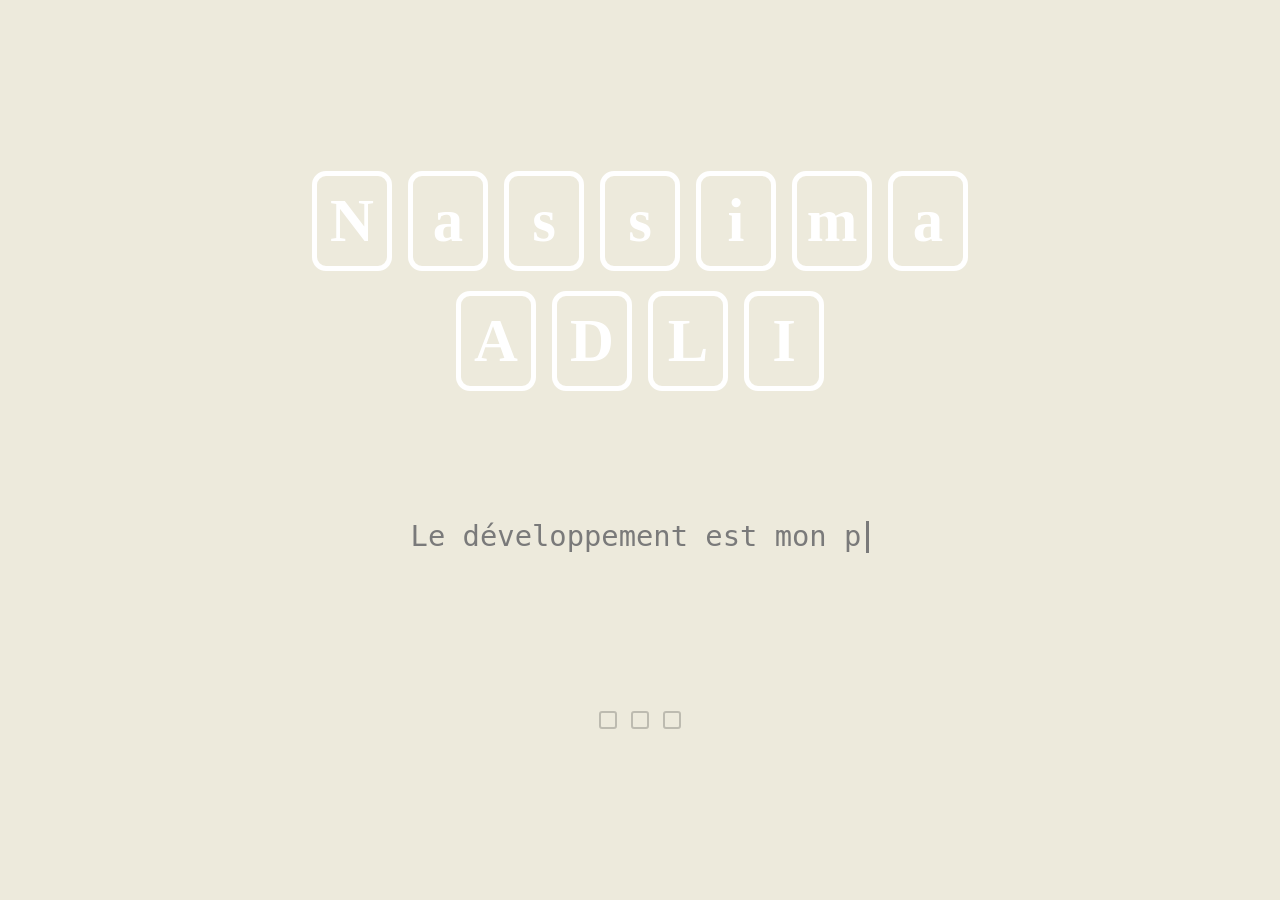
<file: index.html>
<!DOCTYPE html>
<html lang="fr">
<head>
    <meta charset="UTF-8">
    <meta name="viewport" content="width=device-width, initial-scale=1.0">
    <title>Nassima Adli | Portfolio</title>
    <link rel="stylesheet" href="loadingpage.css">
    <link rel="stylesheet" href="https://cdnjs.cloudflare.com/ajax/libs/font-awesome/6.5.1/css/all.min.css" integrity="sha512-DTOQO9RWCH3ppGqcWaEA1BIZOC6xxalwEsw9c2QQeAIftl+Vegovlnee1c9QX4TctnWMn13TZye+giMm8e2LwA==" crossorigin="anonymous" referrerpolicy="no-referrer" />
    <link rel="stylesheet" href="apropos.css">
    <link rel="stylesheet" href="competences.css">
    <link rel="stylesheet" href="projets.css">
    <link rel="stylesheet" href="contacts.css">
    <link rel="icon" type="image/png" href="favicon.png">
</head>
<body>
    <div id="loading-screen">
        <div class="name-container">
            <div class="name-row">
                <span class="letter">N</span>
                <span class="letter">a</span>
                <span class="letter">s</span>
                <span class="letter">s</span>
                <span class="letter">i</span>
                <span class="letter">m</span>
                <span class="letter">a</span>
            </div>
            <div class="name-row">
                <span class="letter">A</span>
                <span class="letter">D</span>
                <span class="letter">L</span>
                <span class="letter">I</span>
            </div>
        </div>

        <div class="text-container">
            <p id="text-1" class="typing-text"></p>
            <p id="text-2" class="typing-text"></p>
        </div>

        <div class="squares-container">
            <span class="square"></span>
            <span class="square"></span>
            <span class="square"></span>
        </div>
    </div>

    <div id="main-content">
        
        <div class="blob blob-yellow"></div>
        <div class="blob blob-light-purple"></div>
        <div class="blob blob-dark-purple"></div>

        <div class="social-links">
            <a href="https://www.linkedin.com/in/nassima-adli-60a78135b/" class="social-icon" aria-label="LinkedIn">
                <svg viewBox="0 0 24 24" width="24" height="24" stroke="currentColor" stroke-width="2" fill="none" stroke-linecap="round" stroke-linejoin="round"><path d="M16 8a6 6 0 0 1 6 6v7h-4v-7a2 2 0 0 0-2-2 2 2 0 0 0-2 2v7h-4v-7a6 6 0 0 1 6-6z"></path><rect x="2" y="9" width="4" height="12"></rect><circle cx="4" cy="4" r="2"></circle></svg>
            </a>
            <a href="mailto:nassimaadli777@gmail.com" class="social-icon" aria-label="Email">
                <svg viewBox="0 0 24 24" width="24" height="24" stroke="currentColor" stroke-width="2" fill="none" stroke-linecap="round" stroke-linejoin="round"><path d="M4 4h16c1.1 0 2 .9 2 2v12c0 1.1-.9 2-2 2H4c-1.1 0-2-.9-2-2V6c0-1.1.9-2 2-2z"></path><polyline points="22,6 12,13 2,6"></polyline></svg>
            </a>
            <a href="https://github.com/Nassima203" target="_blank" rel="noopener" class="social-icon" title="Mon profil GitHub">
            <i class="fab fa-github"></i>
    </a>
        </div>

        <div class="profile-container">
            <img src="photoprofil.png" alt="Portrait" class="profile-image">
        </div>

        <nav class="main-nav">
            <a href="apropos.html" class="nav-link">A PROPOS</a>
            <a href="competences.html" class="nav-link">COMPETENCES</a>
            <a href="projets.html" class="nav-link">PROJETS</a>
            <a href="contacts.html" class="nav-link">CONTACTS</a>
        </nav>

    </div>

    <script src="script.js"></script>
</body>
</html>
</file>
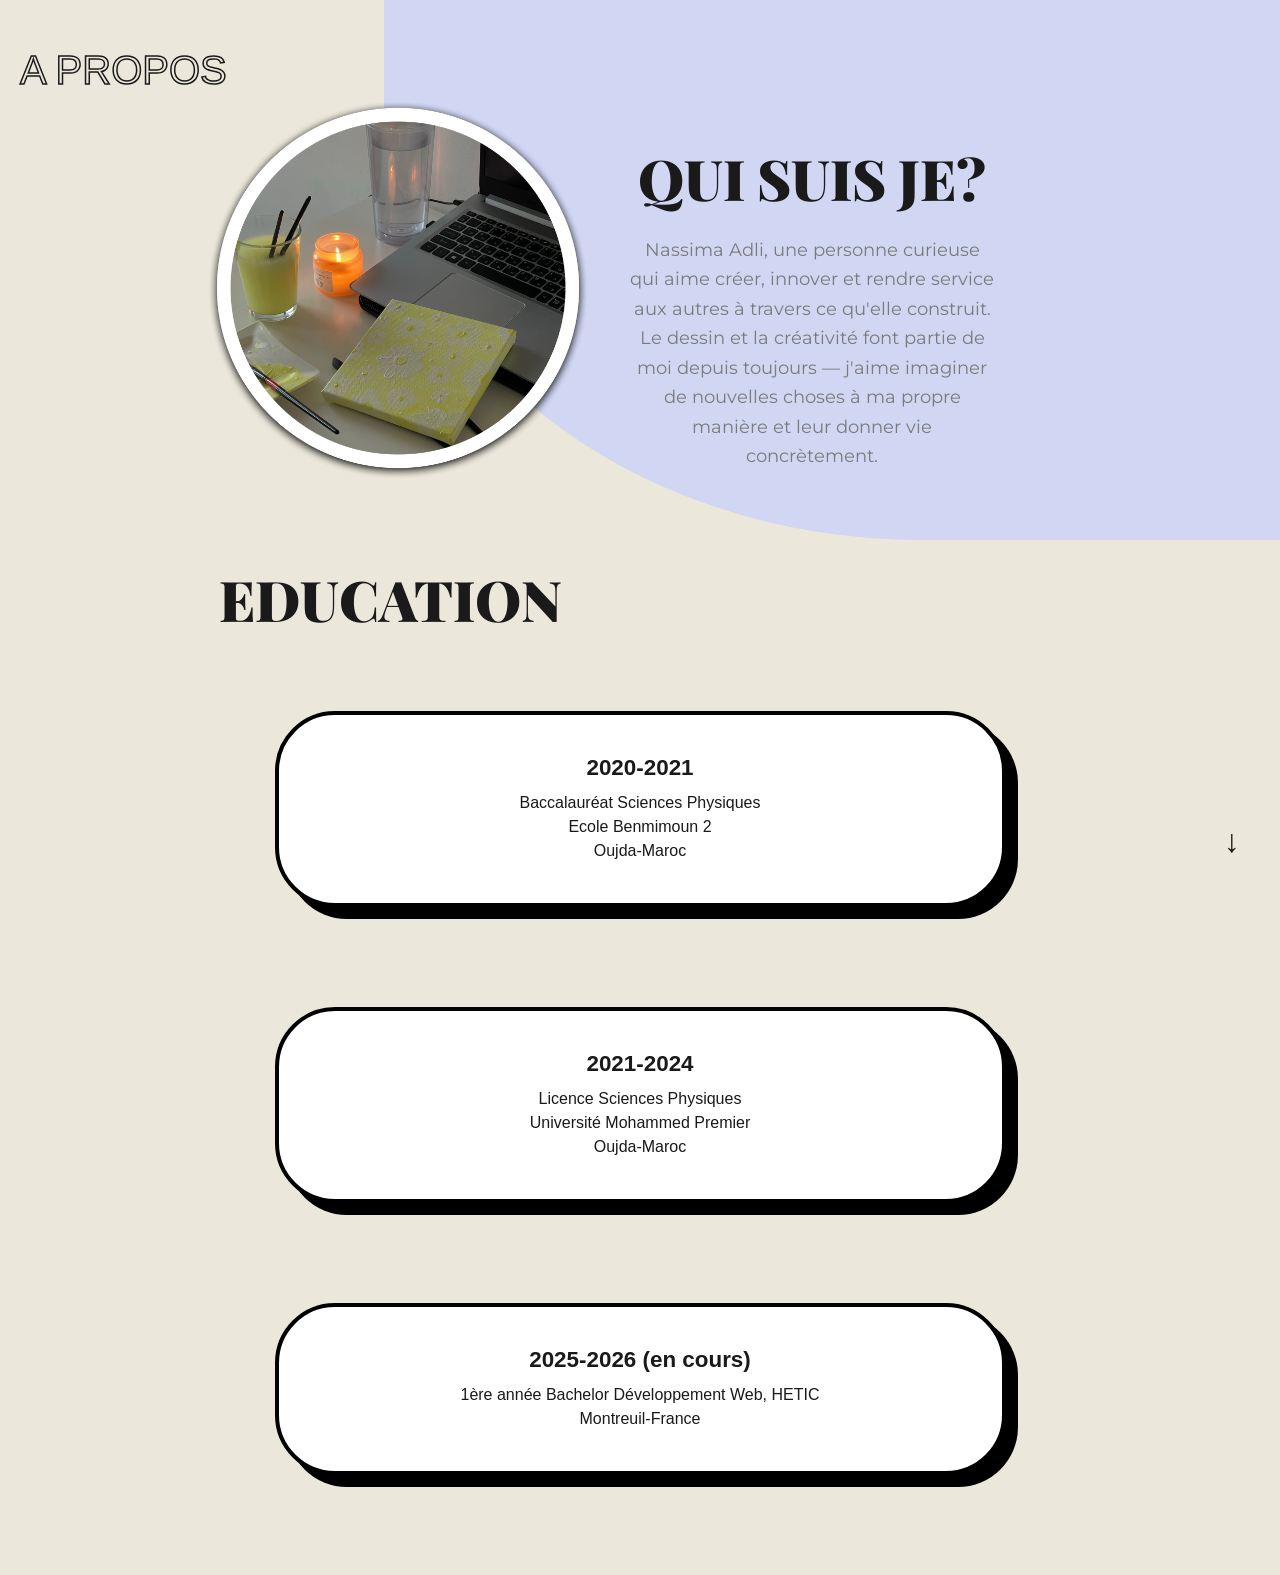
<file: apropos.html>
<!DOCTYPE html>
<html lang="fr">
<head>
    <meta charset="UTF-8">
    <meta name="viewport" content="width=device-width, initial-scale=1.0">
    <title>A Propos | Nassima Adli</title>
    <link href="https://fonts.googleapis.com/css2?family=Montserrat:wght@500;800&family=Playfair+Display:wght@900&display=swap" rel="stylesheet">
    <link rel="stylesheet" href="apropos.css">
    <link rel="icon" type="image/png" href="favicon.png">

</head>
<body>

    <div class="blue-blob"></div>
    <a href="index.html" class="apropos-title">A PROPOS</a>

    <div class="content-wrapper">
        <img src="image.png" alt="Nassima Adli" class="profile-image">
        <section class="bio-section">
            <h2>QUI SUIS JE?</h2>

            <p>

                Nassima Adli, une personne curieuse<br>

                qui aime créer, innover et rendre service<br>

                aux autres à travers ce qu'elle construit.<br>

                Le dessin et la créativité font partie de<br>

                moi depuis toujours — j'aime imaginer<br>

                de nouvelles choses à ma propre<br>

                manière et leur donner vie<br>

                concrètement.

            </p>
        </section>

        <section class="education-section">
            <h2 class="education-title">EDUCATION</h2>
            <div class="cards-container">
                <div class="card">
                    <div class="card-date">2020-2021</div>
                    <div class="card-text">Baccalauréat Sciences Physiques<br>Ecole Benmimoun 2<br>Oujda-Maroc</div>
                </div>
                <div class="card">
                    <div class="card-date">2021-2024</div>
                    <div class="card-text">Licence Sciences Physiques<br>Université Mohammed Premier<br>Oujda-Maroc</div>
                </div>
                <div class="card">
                    <div class="card-date">2025-2026 (en cours)</div>
                    <div class="card-text">1ère année Bachelor Développement Web, HETIC<br>Montreuil-France</div>
                </div>
            </div>
        </section>
    </div>

    <div class="scroll-down-btn" id="scrollBtn">↓</div>
</body>
</html>
</file>
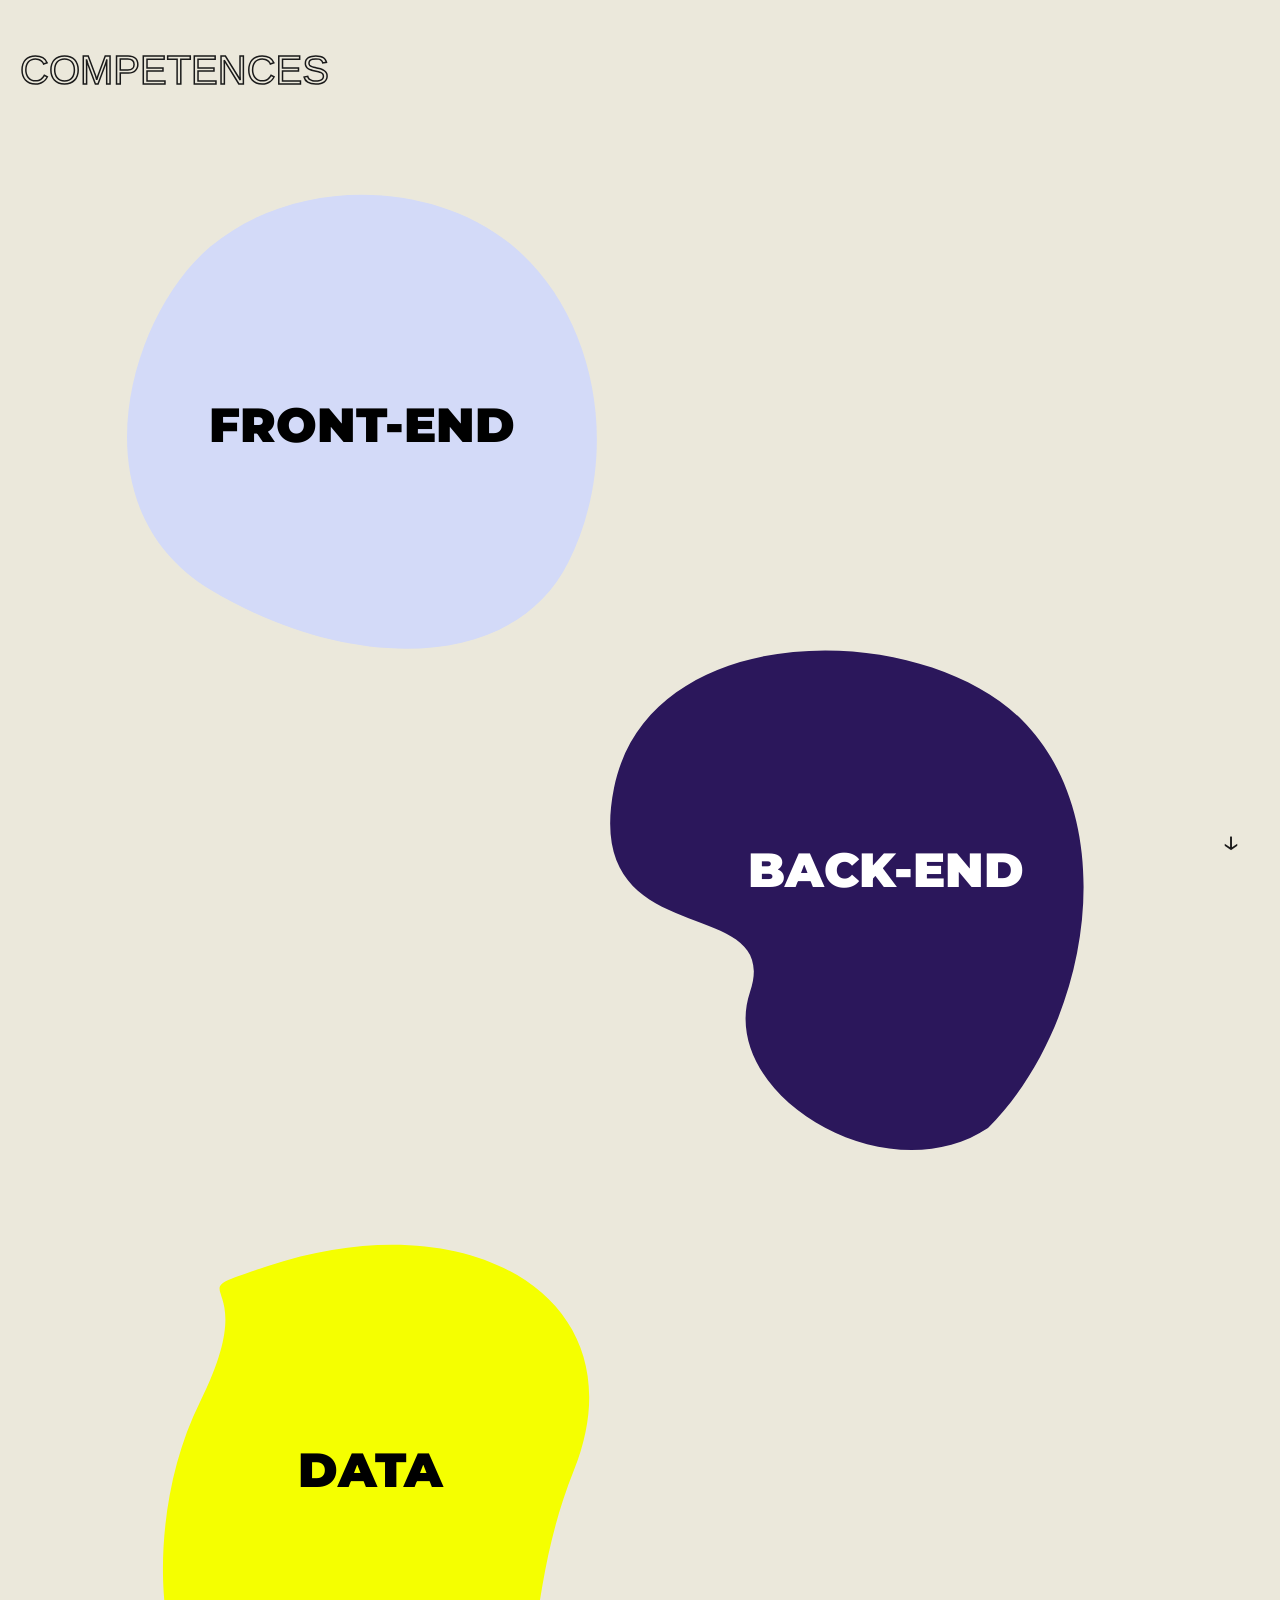
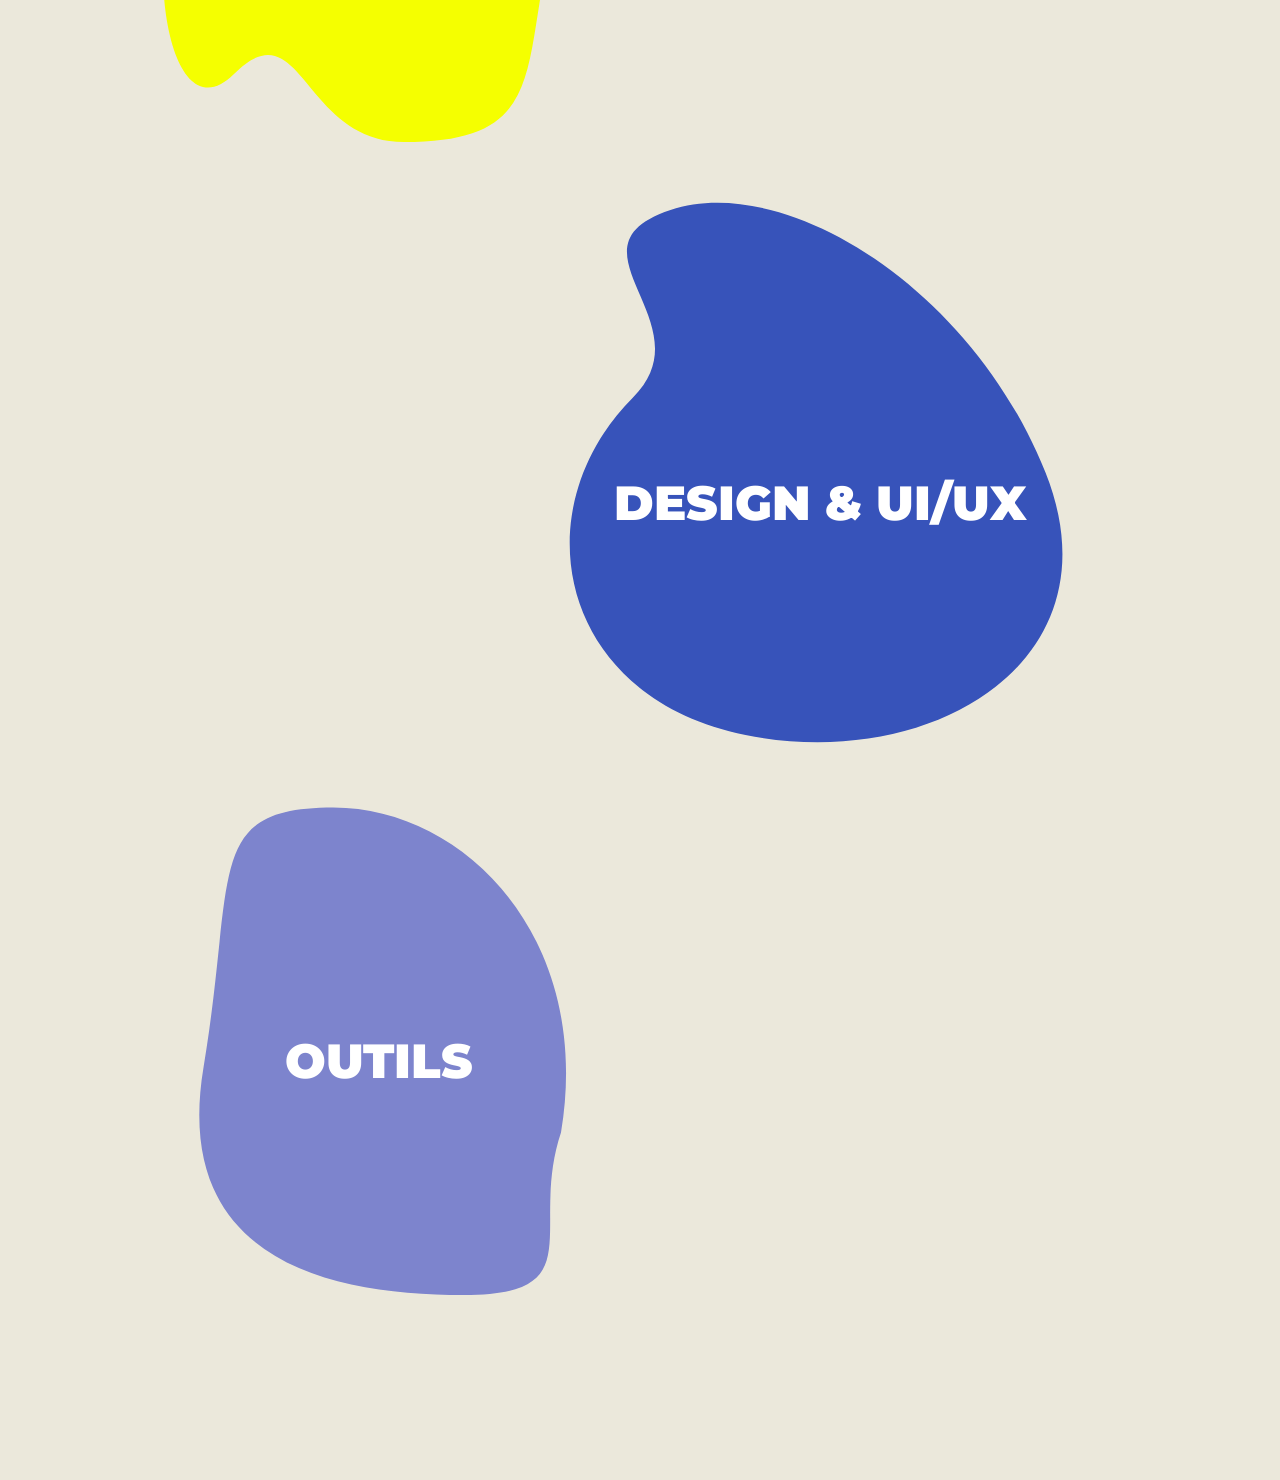
<file: competences.html>
<!DOCTYPE html>
<html lang="fr">
<head>
    <meta charset="UTF-8">
    <meta name="viewport" content="width=device-width, initial-scale=1.0">
    <title>Compétences | Nassima Adli</title>
    
    <link rel="preconnect" href="https://fonts.googleapis.com">
    <link rel="preconnect" href="https://fonts.gstatic.com" crossorigin>
    <link href="https://fonts.googleapis.com/css2?family=Montserrat:wght@500;700;800;900&display=swap" rel="stylesheet">

    <link rel="stylesheet" href="competences.css">
    <link rel="icon" type="image/png" href="favicon.png">

</head>
<body>

    <a href="index.html" class="page-title" title="Retour à l'accueil">COMPETENCES</a>

    <div class="blobs-container">

        <div class="blob-item blob-frontend">
            <svg class="blob-shape" viewBox="0 0 200 200" preserveAspectRatio="xMidYMid meet">
                <path fill="#D3DAF8" d="M45,35 C75,10 125,10 155,35 C185,60 195,110 175,150 C155,190 95,190 45,160 C-5,130 15,60 45,35 Z" />
            </svg>
            <h2 class="blob-main-title text-black">FRONT-END</h2>
            <div class="blob-content text-black">
                <h3>HTML, CSS, JavaScript, React, Three.js<br>(WebGL), Tailwind CSS.</h3>
                <p>Je construis des interfaces modernes et responsives avec React et Tailwind CSS, et je crée des expériences 3D immersives.</p>
            </div>
        </div>

        <div class="blob-item blob-backend">
            <svg class="blob-shape" viewBox="0 0 200 200" preserveAspectRatio="xMidYMid meet">
                <path fill="#2B175B" d="M40,70 C50,20 130,20 160,50 C190,80 180,140 150,170 C120,190 70,160 80,130 C90,100 30,120 40,70 Z" />
            </svg>
            <h2 class="blob-main-title text-white">BACK-END</h2>
            <div class="blob-content text-white">
                <h3>Python, SQLite, APIs REST</h3>
                <p>J'utilise Python pour traiter et manipuler des données, en m'appuyant sur SQLite pour structurer et interroger des bases de données.</p>
            </div>
        </div>

        <div class="blob-item blob-data">
            <svg class="blob-shape" viewBox="0 0 200 200" preserveAspectRatio="xMidYMid meet">
                <path fill="#F5FF00" d="M60,40 C120,20 170,50 150,100 C130,150 150,180 100,180 C70,180 70,140 50,160 C30,180 20,120 40,80 C60,40 30,50 60,40 Z" />
            </svg>
            <h2 class="blob-main-title text-black">DATA</h2>
            <div class="blob-content text-black">
                <h3>Jupyter, Pandas, Matplotlib</h3>
                <p>Je nettoie et explore des bases de données pour repérer des tendances utiles, en traitant les doublons et les valeurs manquantes.</p>
            </div>
        </div>

        <div class="blob-item blob-design">
            <svg class="blob-shape" viewBox="0 0 200 200" preserveAspectRatio="xMidYMid meet">
                <path fill="#3753BA" d="M70,40 C100,30 150,60 170,110 C190,160 140,190 90,180 C40,170 30,120 60,90 C80,70 40,50 70,40 Z" />
            </svg>
            <h2 class="blob-main-title text-white">Design & UI/UX</h2>
            <div class="blob-content text-white">
                <h3>Figma, Prototypage, Design System</h3>
                <p>Je conçois des parcours utilisateurs clairs et des bibliothèques de composants cohérentes.</p>
            </div>
        </div>

        <div class="blob-item blob-outils">
            <svg class="blob-shape" viewBox="0 0 200 200" preserveAspectRatio="xMidYMid meet">
                <path fill="#7D84CD" d="M90,30 C130,30 170,70 160,130 C150,160 170,180 130,180 C90,180 40,170 50,110 C60,50 50,30 90,30 Z" />
            </svg>
            <h2 class="blob-main-title text-white">OUTILS</h2>
            <div class="blob-content text-white">
                <h3>VS Code, Git, GitHub</h3>
                <p>Je travaille principalement sur VS Code et je versionne mon code avec Git pour collaborer efficacement.</p>
            </div>
        </div>
    </div>
    <div class="scroll-down-btn" id="scrollBtn">↓
</div>
</body>
</html>
</file>
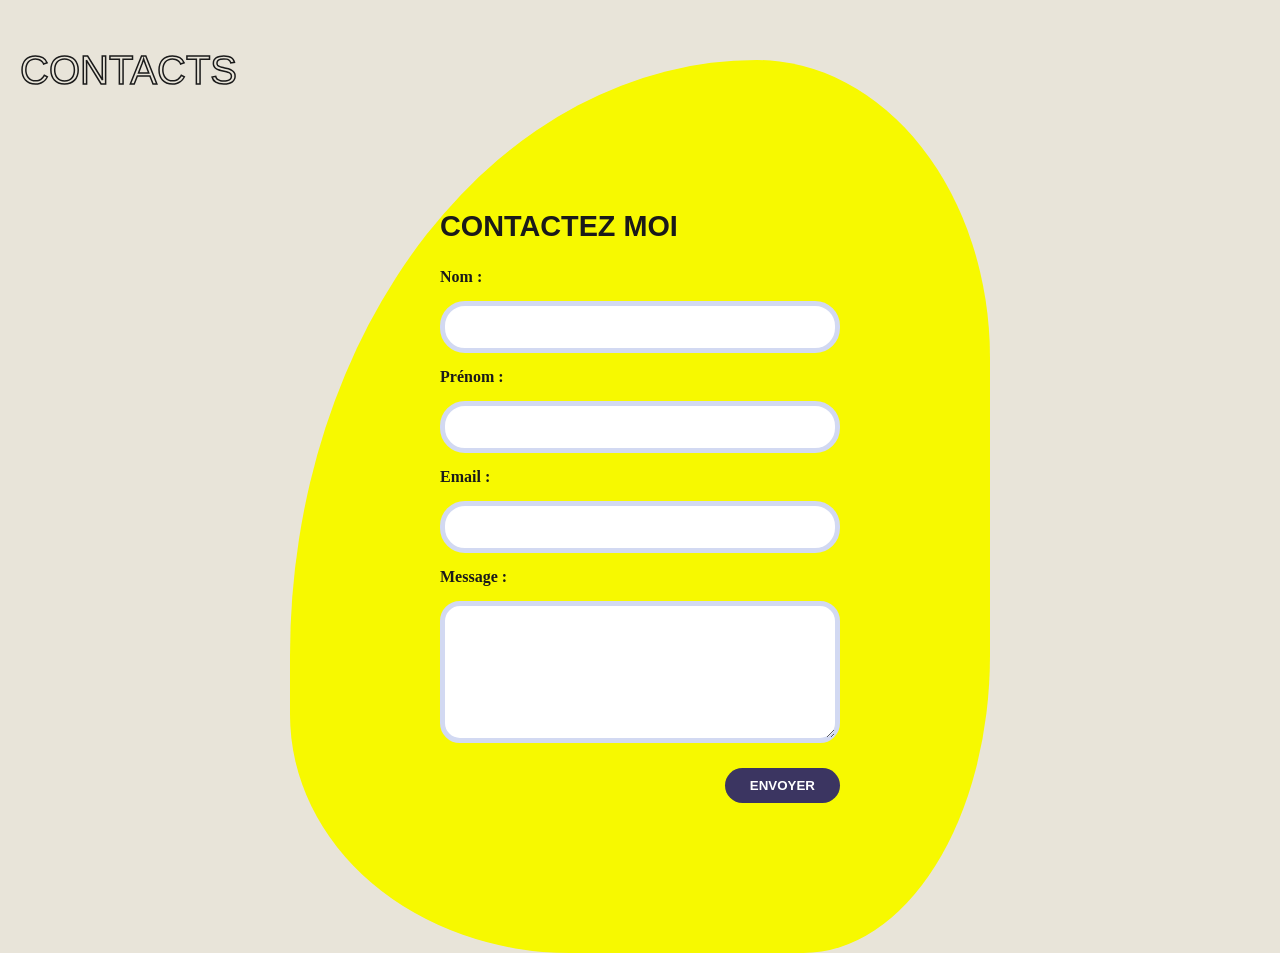
<file: contacts.html>
<!DOCTYPE html>
<html lang="fr">
<head>
  <meta charset="UTF-8">
  <meta name="viewport" content="width=device-width, initial-scale=1.0">
  <title>Contacts | Nassima Adli</title>
  <link rel="stylesheet" href="contacts.css">
  <link rel="icon" type="image/png" href="favicon.png">

</head>
<body>
    <a href="index.html" class="page-title" title="Retour à l'accueil">CONTACTS</a>

  <section class="contact-section">
    <div class="forme-jaune">
      <h2 class="form-titre">CONTACTEZ MOI</h2>
      
      <form action="#" method="POST" class="formulaire">
        <label for="nom">Nom :</label>
        <input type="text" id="nom" name="nom" required>

        <label for="prenom">Prénom :</label>
        <input type="text" id="prenom" name="prenom" required>

        <label for="email">Email :</label>
        <input type="email" id="email" name="email" required>

        <label for="message">Message :</label>
        <textarea id="message" name="message" rows="6" required></textarea>

        <button type="submit" class="submit-btn">Envoyer</button>
      </form>
    </div>
  </section>
<script>
document.querySelector('.formulaire').addEventListener('submit', async function(e) {
    e.preventDefault(); // Empêche le rechargement de la page

    const nom = document.getElementById('nom').value;
    const prenom = document.getElementById('prenom').value;
    const email = document.getElementById('email').value;
    const message = document.getElementById('message').value;

    const submitBtn = document.querySelector('.submit-btn');
    submitBtn.textContent = "Envoi en cours...";

    try {
        const response = await fetch('https://hook.eu1.make.com/2j6oxq2o9l2cnywosw4ajq03rknuxu7a', {
            method: 'POST',
            headers: {
                'Content-Type': 'application/json'
            },
            body: JSON.stringify({ 
                nom: nom, 
                prenom: prenom, 
                email: email, 
                message: message 
            })
        });

        if (response.ok) {
            submitBtn.textContent = "Message envoyé !";
            document.querySelector('.formulaire').reset();
            setTimeout(() => { submitBtn.textContent = "Envoyer"; }, 3000);
        } else {
            submitBtn.textContent = "Erreur, réessaie";
        }
    } catch (error) {
        console.error('Erreur:', error);
        submitBtn.textContent = "Erreur de connexion";
    }
});
</script>
</body>
</html>
</file>
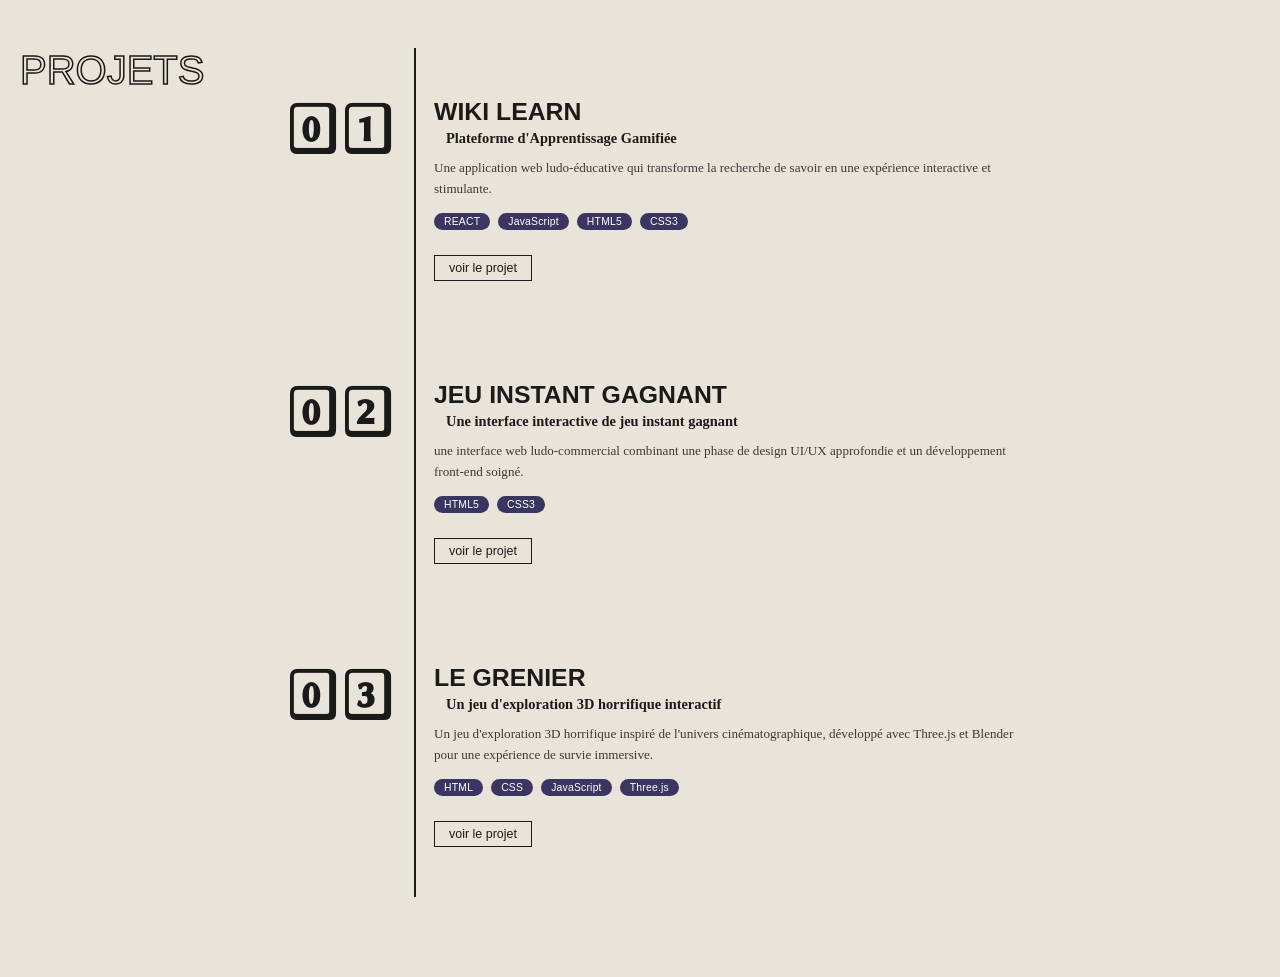
<file: projets.html>
<!DOCTYPE html>
<html lang="fr">
<head>
  <meta charset="UTF-8" />
  <meta name="viewport" content="width=device-width, initial-scale=1.0" />
  <title>Projets | Nassima Adli</title>
  <link rel="stylesheet" href="projets.css" />
  <link rel="preconnect" href="https://fonts.googleapis.com">
  <link rel="preconnect" href="https://fonts.gstatic.com" crossorigin>
  <link href="https://fonts.googleapis.com/css2?family=Libertinus+Keyboard&family=Poppins:wght@300;400;600;900&display=swap" rel="stylesheet">
  <link rel="icon" type="image/png" href="favicon.png">

</head>
<body>
    <a href="index.html" class="page-title" title="Retour à l'accueil">PROJETS</a>
    <section class="projets">
    <div class="projets__liste">
      
      <article class="projet">
        <div class="projet__index">
          <div class="projet__index-text">01</div>
        </div>
        <div class="projet__contenu">
          <h2 class="projet__titre">WIKI LEARN</h2>
          <h3 class="projet__sous-titre">Plateforme d'Apprentissage Gamifiée</h3>
          <p class="projet__description">
            Une application web ludo-éducative qui transforme la recherche de savoir en une expérience interactive et stimulante.
          </p>
        <ul class="projet__tags">
      <li>REACT</li>
      <li>JavaScript</li>
      <li>HTML5</li>
      <li>CSS3</li>
    </ul>
          <a href="https://projet-hackathon-six.vercel.app/" class="projet__lien">voir le projet</a>
        </div>
      </article>


      <article class="projet">
        <div class="projet__index">
          <div class="projet__index-text">02</div>
        </div>
        <div class="projet__contenu">
          <h2 class="projet__titre">JEU INSTANT GAGNANT</h2>
          <h3 class="projet__sous-titre">Une interface interactive de jeu instant gagnant</h3>
          <p class="projet__description">
          une interface web ludo-commercial combinant une phase de design UI/UX approfondie et un développement front-end soigné.
          </p>
        <ul class="projet__tags">
      <li>HTML5</li>
      <li>CSS3</li>
    </ul>
          <a href="https://c-txr.github.io/projet-footlocker/" class="projet__lien">voir le projet</a>
        </div>
      </article>
<article class="projet">
  <div class="projet__index">
    <div class="projet__index-text">03</div>
  </div>
  <div class="projet__contenu">
    <h2 class="projet__titre">LE GRENIER</h2>
    <h3 class="projet__sous-titre">Un jeu d'exploration 3D horrifique interactif</h3>
    <p class="projet__description">
      Un jeu d'exploration 3D horrifique inspiré de l'univers cinématographique, développé avec Three.js et Blender pour une expérience de survie immersive.
    </p>
    <ul class="projet__tags">
      <li>HTML</li>
      <li>CSS</li>
      <li>JavaScript</li>
      <li>Three.js</li>
    </ul>
    <a href="https://threejs-horreur.vercel.app/" class="projet__lien">voir le projet</a>
  </div>
</article>
<!-- <article class="projet">
  <div class="projet__index">
    <div class="projet__index-text">04</div>
  </div>
  <div class="projet__contenu">
    <h2 class="projet__titre">Titre de Projet</h2>
    <h3 class="projet__sous-titre">sous titre</h3>
    <p class="projet__description">
      description du projet deux phrases ou trois avec un texte un peu plus clair
      et un peu plus bla bla bla qui décrit le projet jnscjsdjns
    </p>
    <ul class="projet__tags">
      <li>HTML</li>
      <li>CSS</li>
      <li>JavaScript</li>
      <li>Three.js</li>
    </ul>
    <a href="#" class="projet__lien">voir le projet</a>
  </div>
</article>
<article class="projet">
  <div class="projet__index">
    <div class="projet__index-text">05</div>
  </div>
  <div class="projet__contenu">
    <h2 class="projet__titre">Titre de Projet</h2>
    <h3 class="projet__sous-titre">sous titre</h3>
    <p class="projet__description">
      description du projet deux phrases ou trois avec un texte un peu plus clair
      et un peu plus bla bla bla qui décrit le projet jnscjsdjns
    </p>
    <ul class="projet__tags">
      <li>HTML</li>
      <li>CSS</li>
      <li>JavaScript</li>
      <li>Three.js</li>
    </ul>
    <a href="#" class="projet__lien">voir le projet</a>
  </div>
</article>
<article class="projet">
  <div class="projet__index">
    <div class="projet__index-text">06</div>
  </div>
  <div class="projet__contenu">
    <h2 class="projet__titre">Titre de Projet</h2>
    <h3 class="projet__sous-titre">sous titre</h3>
    <p class="projet__description">
      description du projet deux phrases ou trois avec un texte un peu plus clair
      et un peu plus bla bla bla qui décrit le projet jnscjsdjns
    </p>
    <ul class="projet__tags">
      <li>HTML</li>
      <li>CSS</li>
      <li>JavaScript</li>
      <li>Three.js</li>
    </ul>
    <a href="#" class="projet__lien">voir le projet</a>
  </div>
</article>
    </div>
    
  </section>
<div class="scroll-down-btn" id="scrollBtn">↓
    
</div> -->
</body>
</html>
</file>
<file: loadingpage.css>
/* =========================================
   1. RESET & CONFIGURATION GLOBALE
   ========================================= */
* {
    margin: 0;
    padding: 0;
    box-sizing: border-box;
}

body {
    background-color: #EDEADC; 
    font-family: 'Helvetica Neue', Helvetica, Arial, sans-serif;
    /* Nous centrons notre cadre principal au milieu de l'écran */
    display: flex;
    justify-content: center;
    align-items: center;
    min-height: 100vh;
    margin: 0;
    overflow: hidden;
}

/* =========================================
   2. ÉCRAN DE CHARGEMENT
   ========================================= */
#loading-screen {
    position: fixed;
    top: 0;
    left: 0;
    width: 100vw;  
    height: 100vh; 
    background-color: #EDEADC; 
    display: flex;
    flex-direction: column;
    align-items: center;
    justify-content: center;
    z-index: 9999;
    transition: opacity 1s ease-in-out, visibility 1s ease-in-out;
}

#loading-screen.hidden {
    opacity: 0; 
    visibility: hidden;
}

/* Styles du texte de chargement */
.name-container {
    display: flex;
    flex-direction: column;
    align-items: center;
    gap: 20px;
    margin-bottom: 80px;
}
.name-row { display: flex; gap: 16px; }
.letter {
    font-family: Georgia, 'Times New Roman', serif;
    font-size: 3.8rem;
    font-weight: bold;
    color: #ffffff;
    border: 5px solid #ffffff; 
    border-radius: 14px;
    width: 80px; 
    height: 100px; 
    display: flex;
    align-items: center;
    justify-content: center;
}
.text-container {
    max-width: 1100px; 
    text-align: center;
    padding: 0 40px;
    min-height: 160px; 
    display: flex;
    flex-direction: column;
    gap: 30px; 
    justify-content: center;
}
.typing-text {
    font-family: monospace; 
    color: #7a7a7a;
    font-size: 1.8rem; 
    line-height: 1.6;
}
.typing-active::after {
    content: '';
    display: inline-block;
    width: 3px;
    height: 1.1em;
    background-color: #7a7a7a;
    margin-left: 5px;
    vertical-align: text-bottom;
    animation: blink-cursor 0.8s infinite;
}
@keyframes blink-cursor {
    0%, 100% { opacity: 1; }
    50% { opacity: 0; }
}

/* Loader */
.squares-container {
    display: flex;
    gap: 14px; 
    margin-top: 80px;
}
.square {
    display: block;
    width: 18px; 
    height: 18px;
    border: 2px solid #000000; 
    border-radius: 3px;
    background-color: transparent;
    animation: square-pulse 1.5s infinite both;
}
.square:nth-child(1) { animation-delay: 0s; }
.square:nth-child(2) { animation-delay: 0.2s; }
.square:nth-child(3) { animation-delay: 0.4s; }
@keyframes square-pulse {
    0%, 100% { opacity: 0.2; transform: scale(1); }
    50% { opacity: 1; transform: scale(1.1); }
}

/* =========================================
   3. PAGE PRINCIPALE (Dimensions 1440x1024 fluides)
   ========================================= */
#main-content {
    position: relative;
    /* Nous forçons le ratio 1440/1024. Il s'adaptera à l'écran sans se déformer */
    width: 100%;
    max-width: 1440px;
    max-height: 100vh;
    aspect-ratio: 1440 / 1024;
    background-color: #EDEADC;
    overflow: hidden; 
    z-index: 1; 
}

/* --- Les Formes (Blobs) converties en pourcentages --- */
.blob {
    position: absolute;
    z-index: 2;
}
.blob-yellow {
    top: -3%;
    left: -5%;
    width: 45%;
    height: 38%;
    background-color: #f5ff00;
    border-radius: 0 0 50% 50% / 0 0 60% 40%;
}
.blob-light-purple {
    bottom: -17%;
    left: -2%;
    width: 50%;
    height: 80%;
    background-color: #d8ddf9; 
    border-radius: 40% 60% 60% 40% / 50% 50% 60% 50%;
}
.blob-dark-purple {
    bottom: -5%;
    right: 0;
    width: 42%;
    height: 62%;
    background-color: #7d84cd; 
    border-radius: 50% 50% 0 0 / 60% 50% 0 0;
}

/* --- Les Réseaux Sociaux --- */
.social-links {
    position: absolute;
    left: 4%;
    top: 25%;
    display: flex;
    flex-direction: column;
    gap: 3vh;
    z-index: 10;
}
.social-icon {
    color: #1a1a1a;
    transition: transform 0.3s ease;
}
.social-icon:hover {
    transform: scale(1.2); 
}
.social-icon i {
    font-size: 1.5rem; 
}

/* --- Notre Image de profil --- */
.profile-container {
    position: absolute;
    bottom: 0;
    left: 10%; 
    z-index: 5;
    height: 76%; /* S'adapte à la hauteur du conteneur */
}
.profile-image {
    height: 100%;
    width: auto;
    object-fit: contain;
    object-position: bottom;
    display: block;
}

/* --- Notre Menu de Navigation --- */
.main-nav {
    position: absolute;
    right: 12%; 
    top: 50%;
    transform: translateY(-50%); 
    display: flex;
    flex-direction: column;
    align-items: center; 
    gap: 4vh;
    z-index: 10;
}
.nav-link {
    font-family: 'Arial Black', Impact, sans-serif; 
    /* Utilisation de 'cqw' ou 'vw' pour que le texte grandisse avec l'écran. 
       Ici, un compromis fluide : */
    font-size: clamp(2rem, 3.5vw, 4rem);
    text-transform: uppercase;
    text-decoration: none;
    color: transparent; 
    -webkit-text-stroke: 1.5px #1a1a1a; 
    transition: transform 0.3s ease, -webkit-text-stroke 0.3s ease;
}

.nav-link:hover {
    transform: scale(1.1); 
    -webkit-text-stroke: 2px #1a1a1a; 
}
</file>
<file: apropos.css>
:root {
    --bg-color: #EBE8DB;
    --text-color: #1a1a1a;
    --accent-color: #2B175B;
}

* { 
    margin: 0; 
    padding: 0; 
    box-sizing: border-box; 
}

html, body {
    background-color: #EBE8DB;
    font-family: 'Helvetica Neue', Helvetica, Arial, sans-serif;
    color: #1a1a1a;
    overflow-x: hidden;
    position: relative;
    min-height: 100vh;
    width: 100%;
}

.apropos-title {
    position: fixed;
    top: 48px;
    left: 20px;
    font-family: 'Arial Black', Impact, sans-serif;
    font-size: 2.5rem;
    text-transform: uppercase;
    text-decoration: none;
    color: transparent;
    -webkit-text-stroke: 1.5px #1a1a1a;
    z-index: 1000;
    transition: transform 0.3s ease;
}

.apropos-title:hover {
    transform: scale(1.05);
    -webkit-text-stroke: 2px #1a1a1a;
}

.blue-blob {
    position: absolute;
    top: 0;
    right: 0;
    width: 70vw;
    height: 60vh;
    background-color: #D1D6F3;
    border-radius: 0 0 0 60% / 0 0 0 80%;
    z-index: 0;
}

.content-wrapper {
    position: relative;
    width: 100%;
    max-width: 900px;
    min-height: 100vh;
    padding: 100px 20px;
    margin: 0 auto;
    z-index: 1;
}

/* SECTION BIO (TEXTE À DROITE) */
.bio-section {
    position: relative;
    top: -10px;
    width: 50%;
    margin-left: 45%;
    margin-top: 50px;
    text-align: center;
    margin-bottom: 80px;
    z-index: 2;
}

h2 { 
    font-family: 'Playfair Display', serif; 
    font-size: 3.5rem; 
    font-weight: 900; 
    margin-bottom: 20px; 
}

.bio-section p { 
    color: #7B7B7B; 
    font-size: 1.15rem; 
    line-height: 1.6; 
    font-family: 'Montserrat', sans-serif; 
}

/* IMAGE DESCENDUE À GAUCHE */
.profile-image {
    position: absolute;
    top: 100px; /* Augmenté pour descendre l'image */
    left: 2%;
    width: 380px;
    height: 380px;
    object-fit: cover;
    border-radius: 0%;
    /* box-shadow: 0px 15px 35px rgba(0, 0, 0, 0.15); */
    z-index: 10;
}

/*image à coté du texte de qui suis je*/
.image-container {
    position: absolute;
    top: 130px; /* Ajustez cette valeur pour descendre l'image */
    left: 2%;
    width: 380px;
    height: 380px;
    z-index: 10;
}

.education-title { 
    position: relative; 
    margin-left: 1%; 
    margin-bottom: -5px; 
    font-family: 'Playfair Display', serif;
    font-size: 3.5rem;
    font-weight: 900;
    z-index: 30; 
}

.cards-container { 
    position: relative; 
    display: flex; 
    flex-direction: column; 
    align-items: center; 
    gap: 100px; 
    margin-top: 80px; 
    z-index: 2; 
}

.card { 
    background-color: #ffffff; 
    border: 4px solid #000000; 
    border-radius: 60px; 
    box-shadow: 12px 12px 0px #000000; 
    width: 85%; 
    padding: 40px 20px; 
    text-align: center; 
}

.card-date {
    font-weight: 800;
    font-size: 1.4rem;
    margin-bottom: 10px;
}

.card-text {
    font-family: 'Poppins', sans-serif;
    font-size: 1rem;
    line-height: 1.5;
}

/* CONTAINER DE LA FLÈCHE DE SCROLL */
.scroll-down-btn {
    position: fixed;
    bottom: 40px;
    right: 40px;
    z-index: 1000;
    cursor: pointer;
    font-size: 2rem;
    color: #1a1a1a;
    transition: transform 0.3s ease;
}

.scroll-down-btn:hover {
    transform: translateY(5px);
}
</file>
<file: competences.css>
/* =========================================
   1. RESET & CONFIGURATION GLOBALE
   ========================================= */
* {
    margin: 0;
    padding: 0;
    box-sizing: border-box;
}

body {
    background-color: #EBE8DB;
    font-family: 'Montserrat', sans-serif;
    overflow-x: hidden;
    /* Important pour ancrer les éléments en bas de page */
    position: relative;
    min-height: 100vh;
    padding-bottom: 120px; 
}

/* =========================================
   2. TITRE (Désormais il scroll avec la page)
   ========================================= */
.page-title {
    position: absolute; /* Changé de fixed à absolute */
    top: 48px;
    left: 20px;
    font-family: 'Arial Black', Impact, sans-serif;
    font-size: 2.5rem;
    text-transform: uppercase;
    text-decoration: none;
    color: transparent;
    -webkit-text-stroke: 1.5px #1a1a1a;
    z-index: 1000;
    transition: transform 0.3s ease;
}

.page-title:hover {
    transform: scale(1.05);
    -webkit-text-stroke: 2px #1a1a1a;
}

/* =========================================
   3. CONTENEUR PRINCIPAL (LARGE)
   ========================================= */
.blobs-container {
    display: flex;
    flex-direction: column;
    padding-top: 150px;
    width: 90vw; 
    max-width: 1400px; 
    margin: 0 auto;
}

/* =========================================
   4. STRUCTURE DE BASE DES BLOBS
   ========================================= */
.blob-item {
    position: relative;
    display: flex;
    cursor: pointer;
}

.blob-shape {
    position: absolute;
    top: 0;
    left: 0;
    width: 100%;
    height: 100%;
    z-index: -1;
    transition: transform 0.4s cubic-bezier(0.2, 0.8, 0.2, 1);
}

/* =========================================
   5. TAILLES GÉANTES ET DISPOSITION
   ========================================= */
.blob-frontend { align-self: flex-start; width: 550px; height: 550px; margin-left: 2%; }

.blob-backend { align-self: flex-end; width: 680px; height: 680px; margin-right: 5%; margin-top: -150px; margin-left: -2%; }
.blob-backend .blob-main-title, .blob-backend .blob-content { top: 47%; left: 60%; }

.blob-data { align-self: flex-start; width: 680px; height: 680px; margin-left: 0%; margin-top: -100px; }
.blob-data .blob-main-title { top: 50%; left: 45%; }
.blob-data .blob-content { top: 50%; left: 42%; }

.blob-design { align-self: flex-end; width: 750px; height: 750px; margin-right: 5%; margin-top: -150px; }
.blob-design .blob-main-title, .blob-design .blob-content { top: 59%; left: 55%; }

.blob-outils { align-self: flex-start; width: 650px; height: 650px; margin-left: -2%; margin-top: -100px; }
.blob-outils .blob-main-title, .blob-outils .blob-content { top: 54%; left: 52%; }

/* =========================================
   6. TEXTES À L'INTÉRIEUR DES BLOBS
   ========================================= */
.text-black { color: #000000; }
.text-white { color: #ffffff; }

.blob-main-title {
    position: absolute;
    top: 50%;
    left: 50%;
    transform: translate(-50%, -50%);
    width: 100%;
    text-align: center;
    font-size: 3rem; 
    font-weight: 900;
    text-transform: uppercase;
    transition: opacity 0.3s ease;
    z-index: 2;
}

.blob-content {
    position: absolute;
    top: 50%;
    left: 50%;
    transform: translate(-50%, -50%);
    opacity: 0;
    width: 75%;
    text-align: center;
    pointer-events: none;
    transition: opacity 0.3s ease;
    z-index: 3;
}

.blob-content h3 { font-size: 1.4rem; font-weight: 800; margin-bottom: 20px; line-height: 1.3; }
.blob-content p { font-size: 1.15rem; font-weight: 500; line-height: 1.5; }

/* =========================================
   7. EFFETS AU SURVOL (HOVER)
   ========================================= */
.blob-item:hover { z-index: 100; }
.blob-item:hover .blob-shape { transform: scale(1.6); }
.blob-item:hover .blob-main-title { opacity: 0; }
.blob-item:hover .blob-content { opacity: 1; transition-delay: 0.15s; }

/* Container de la flèche de scroll */
.scroll-down-btn {
    position: fixed;
    bottom: 40px;
    right: 40px;
    z-index: 1000;
    cursor: pointer;
    font-size: 2rem;
    color: #1a1a1a;
    transition: transform 0.3s ease;
}

.scroll-down-btn:hover {
    transform: translateY(5px); /* Petit effet au survol */
}
</file>
<file: projets.css>
/* ── Réinitialisation ── */
* {
  margin: 0;
  padding: 0;
  box-sizing: border-box;
}

body {
  background-color: #e8e4d9;
  font-family: 'Georgia', serif;
  color: #1a1a1a;
}

.page-title {
    position: absolute; /* Changé de fixed à absolute */
    top: 48px;
    left: 20px;
    font-family: 'Arial Black', Impact, sans-serif;
    font-size: 2.5rem;
    text-transform: uppercase;
    text-decoration: none;
    color: transparent;
    -webkit-text-stroke: 1.5px #1a1a1a;
    z-index: 1000;
    transition: transform 0.3s ease;
}

.page-title:hover {
    transform: scale(1.05);
    -webkit-text-stroke: 2px #1a1a1a;
}
/* ── Section globale ── */
.projets {
  max-width: 900px;
  margin: 0 auto;
  padding: 48px 24px 80px;
}

.projets__titre {
  font-family: 'Arial Black', 'Arial', sans-serif;
  font-size: 2rem;
  font-weight: 900;
  letter-spacing: 0.08em;
  text-transform: uppercase;
  -webkit-text-stroke: 1.5px #1a1a1a;
  color: transparent;
  margin-bottom: 48px;
}

/* ── Liste des projets ── */
.projets__liste {
  display: flex;
  flex-direction: column;
  position: relative;
  margin-left: 100px;
}

/* Ligne verticale */
.projets__liste::before {
  content: '';
  position: absolute;
  left: 100px; 
  top: 0;
  bottom: 0;
  width: 2px;
  background-color: #1a1a1a;
}

/* ── Carte de projet ── */
.projet {
  display: flex;
  align-items: flex-start;
  padding: 50px 0;
  position: relative;
  width: 100%;
}

/* ── Index (Numérotation) ── */
.projet__index {
  flex-shrink: 0;
  background-color: #e8e4d9;
  z-index: 1;
  width: 100px;
  display: flex;
  justify-content: flex-end;
  padding-right: 20px;
}

.projet__index-text {
  font-family: 'Libertinus Keyboard', serif;
  font-size: 50px;
  font-weight: 700;
  color: #1a1a1a;
}

/* ── Contenu texte ── */
.projet__contenu {
  margin-left: 20px;
  flex: 1;
  display: flex;
  flex-direction: column;
  align-items: flex-start;
}

.projet__titre {
  font-size: 1.55rem;
  font-family: 'Arial Black', 'Arial', sans-serif;
  font-weight: 700;
  margin-bottom: 4px;
  white-space: nowrap;
}

.projet__sous-titre {
  font-size: 0.9rem;
  font-weight: 700;
  margin-bottom: 10px;
  padding-left: 12px;
  white-space: nowrap;
}

.projet__description {
  font-size: 0.82rem;
  line-height: 1.6;
  color: #3a3a3a;
  margin-bottom: 14px;
  max-width: 600px;
}

/* ── Badges ── */
.projet__tags {
  display: flex;
  gap: 8px;
  list-style: none;
  margin-bottom: 15px;
  flex-wrap: wrap;
}

.projet__tags li {
  background-color: #3b3561;
  color: white;
  font-size: 0.65rem;
  padding: 3px 10px;
  border-radius: 12px;
  font-family: 'Arial', sans-serif;
  letter-spacing: 0.02em;
}

/* ── Bouton lien ── */
.projet__lien {
  margin-top: 10px;
  align-self: flex-start;
  font-size: 0.78rem;
  font-family: 'Arial', sans-serif;
  color: #1a1a1a;
  text-decoration: none;
  border: 1px solid #1a1a1a;
  padding: 5px 14px;
  background-color: #e8e4d9;
  transition: 0.2s;
}

.projet__lien:hover {
  background-color: #1a1a1a;
  color: #e8e4d9;
}

/* Container de la flèche de scroll */
.scroll-down-btn {
    position: fixed;
    bottom: 40px;
    right: 40px;
    z-index: 1000;
    cursor: pointer;
    font-size: 2rem;
    color: #1a1a1a;
    transition: transform 0.3s ease;
}

.scroll-down-btn:hover {
    transform: translateY(5px); /* Petit effet au survol */
}
</file>
<file: contacts.css>
/* ── Réinitialisation ── */
* { margin: 0; padding: 0; box-sizing: border-box; }

body {
  background-color: #e8e4d9;
  font-family: 'Georgia', serif;
  color: #1a1a1a;
  padding: 0px;
  margin: 0px;
}

/* ── Titre CONTACTS ── */
.page-title {
    position: absolute;
    top: 48px;
    left: 20px;
    font-family: 'Arial Black', Impact, sans-serif;
    font-size: 2.5rem;
    text-transform: uppercase;
    text-decoration: none;
    color: transparent;
    -webkit-text-stroke: 1.5px #1a1a1a;
    z-index: 1000;
    transition: transform 0.3s ease;
}

.page-title:hover {
    transform: scale(1.05);
    -webkit-text-stroke: 2px #1a1a1a;
}

/* ── Forme organique jaune ── */
.contact-section {
  display: flex;
  justify-content: center;
  margin-top: 60px;
}

.forme-jaune {
  background-color: #f7f900;
  border-radius: 100% 50% 40% 60% / 100% 50% 50% 40%;
  padding: 150px;
  max-width: 700px;
  width: 100%;
  margin: 0 auto;
}

.form-titre {
  font-family: 'Arial Black', sans-serif;
  font-size: 1.8rem;
  margin-bottom: 25px;
  text-transform: uppercase;
}

/* ── Formulaire ── */
.formulaire {
  display: flex;
  flex-direction: column;
  gap: 15px;
}

.formulaire label {
  font-weight: 700;
  font-size: 1rem;
}

/* Champs blancs avec bordure violette */
.formulaire input, 
.formulaire textarea {
  width: 100%;
  padding: 12px 18px;
  
  /* Ajout de la bordure violette ici */
  border: 5px solid #D2D9F2; 
  
  background-color: #ffffff;
  font-family: 'Georgia', serif;
  font-size: 1rem;
  
  /* L'arrondi */
  border-radius: 25px; 
  outline: none;
}

.formulaire textarea {
  resize: vertical;
  border-radius: 20px;
}

/* ── Bouton Envoyer ── */
.submit-btn {
  background-color: #3b3561; /* Violet */
  color: #ffffff;
  padding: 10px 25px;
  border: none;
  cursor: pointer;
  text-transform: uppercase;
  font-weight: bold;
  font-family: 'Arial', sans-serif;
  border-radius: 20px;
  
  /* Alignement à droite */
  margin-left: auto;
  display: block;
  margin-top: 10px;
  transition: background 0.3s;
}

.submit-btn:hover {
  background-color: #2a2645;
}
</file>
